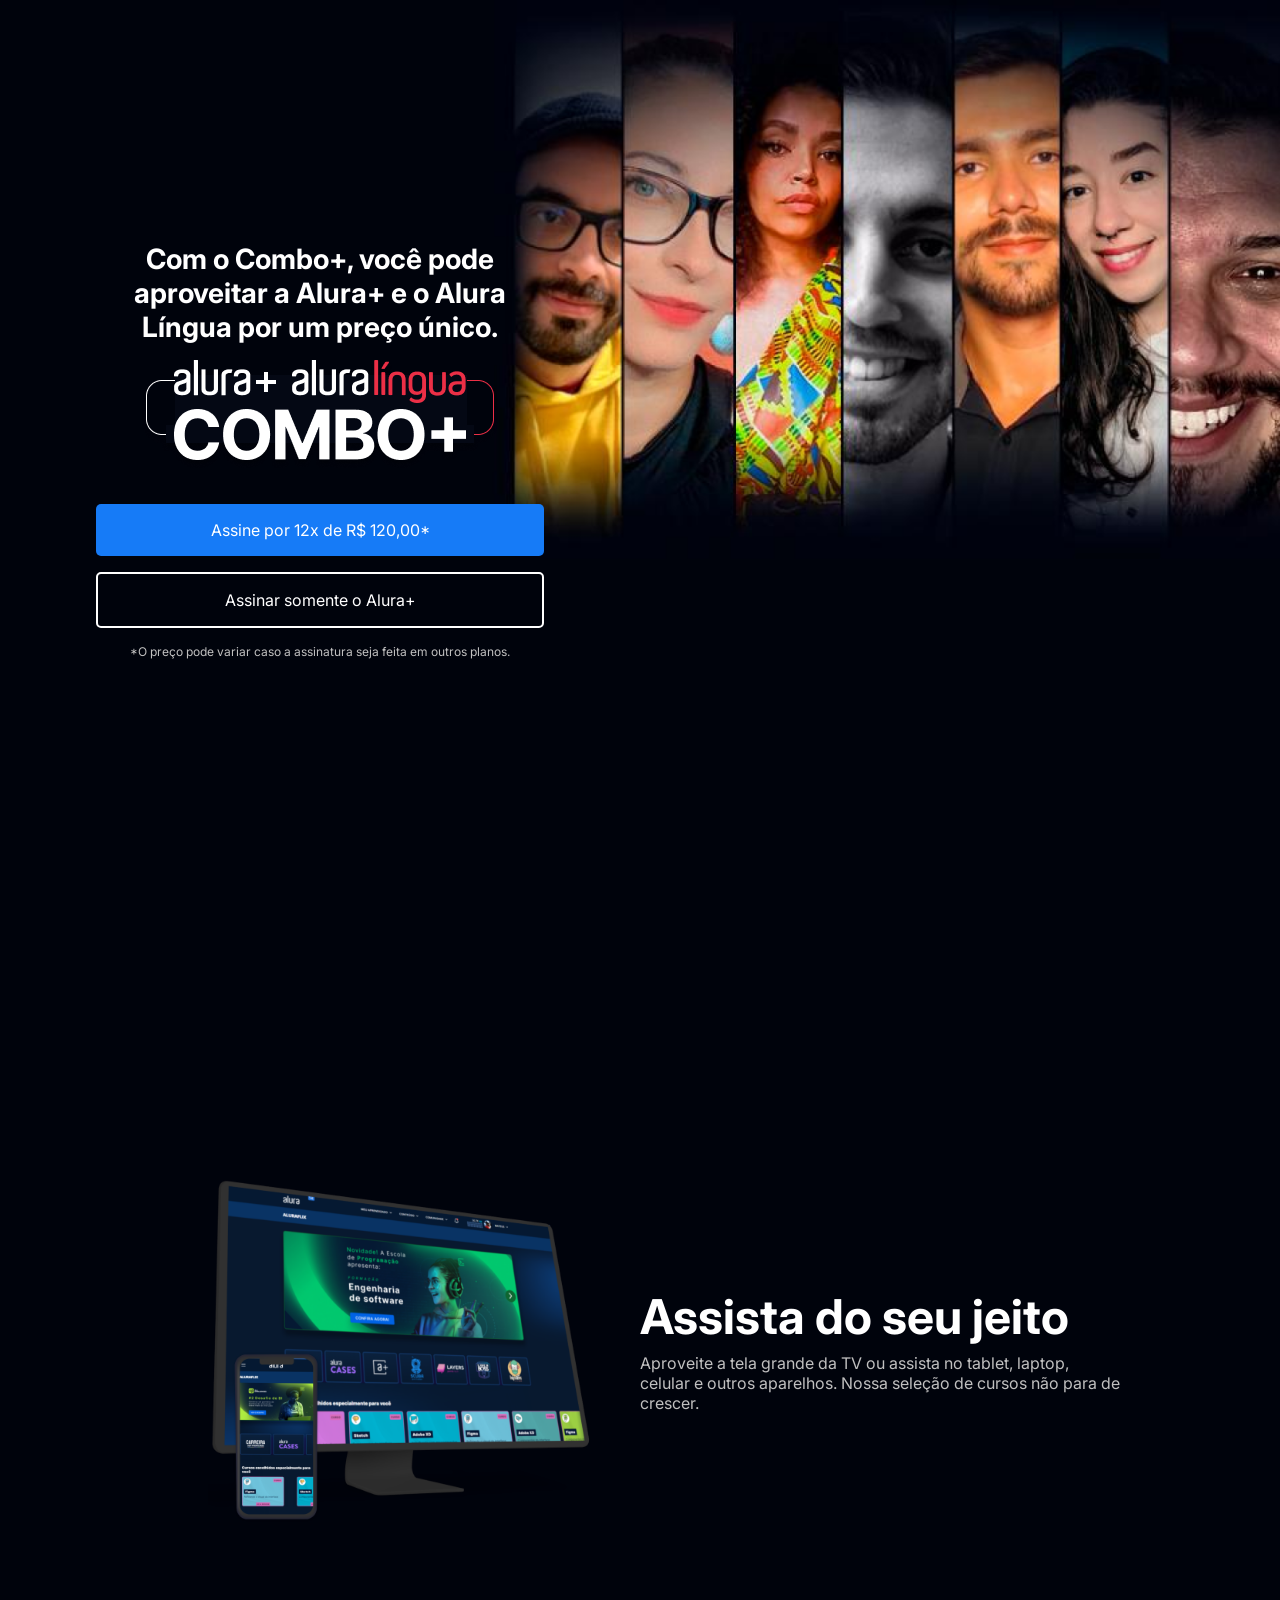
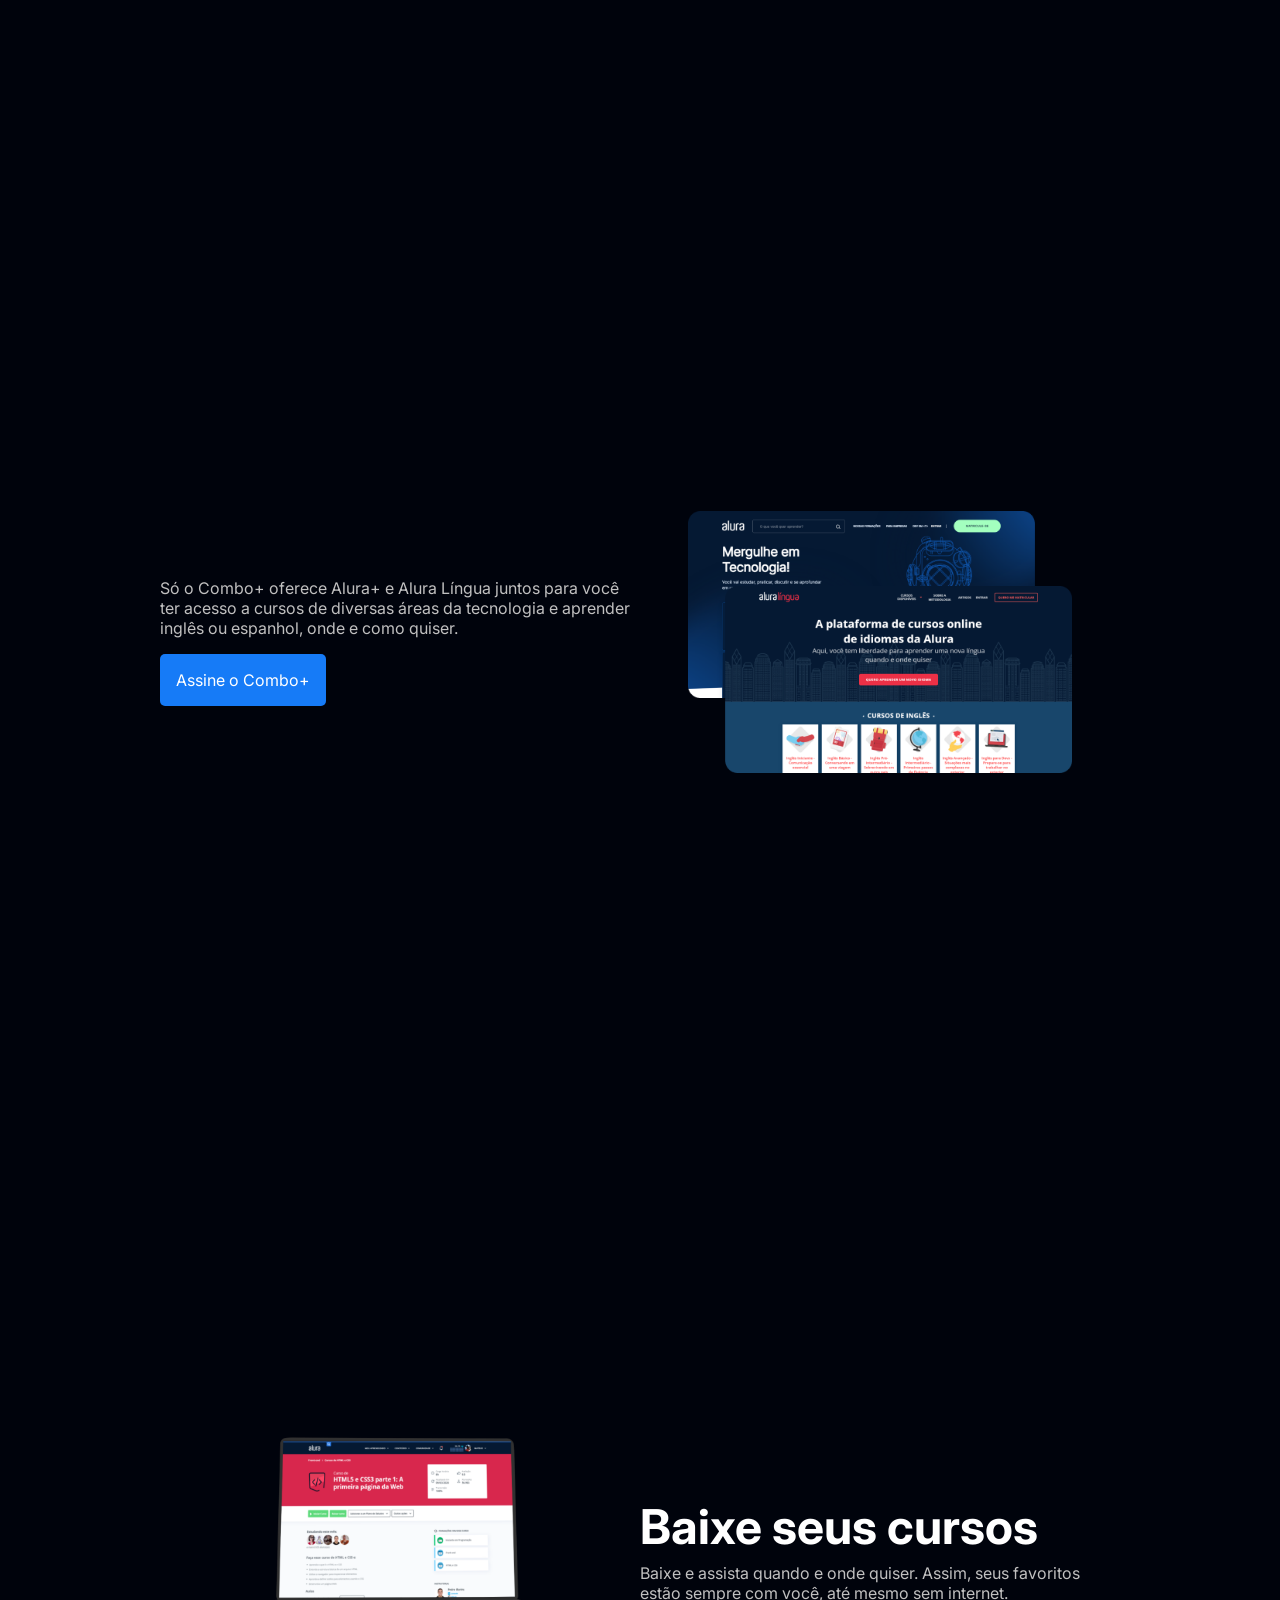
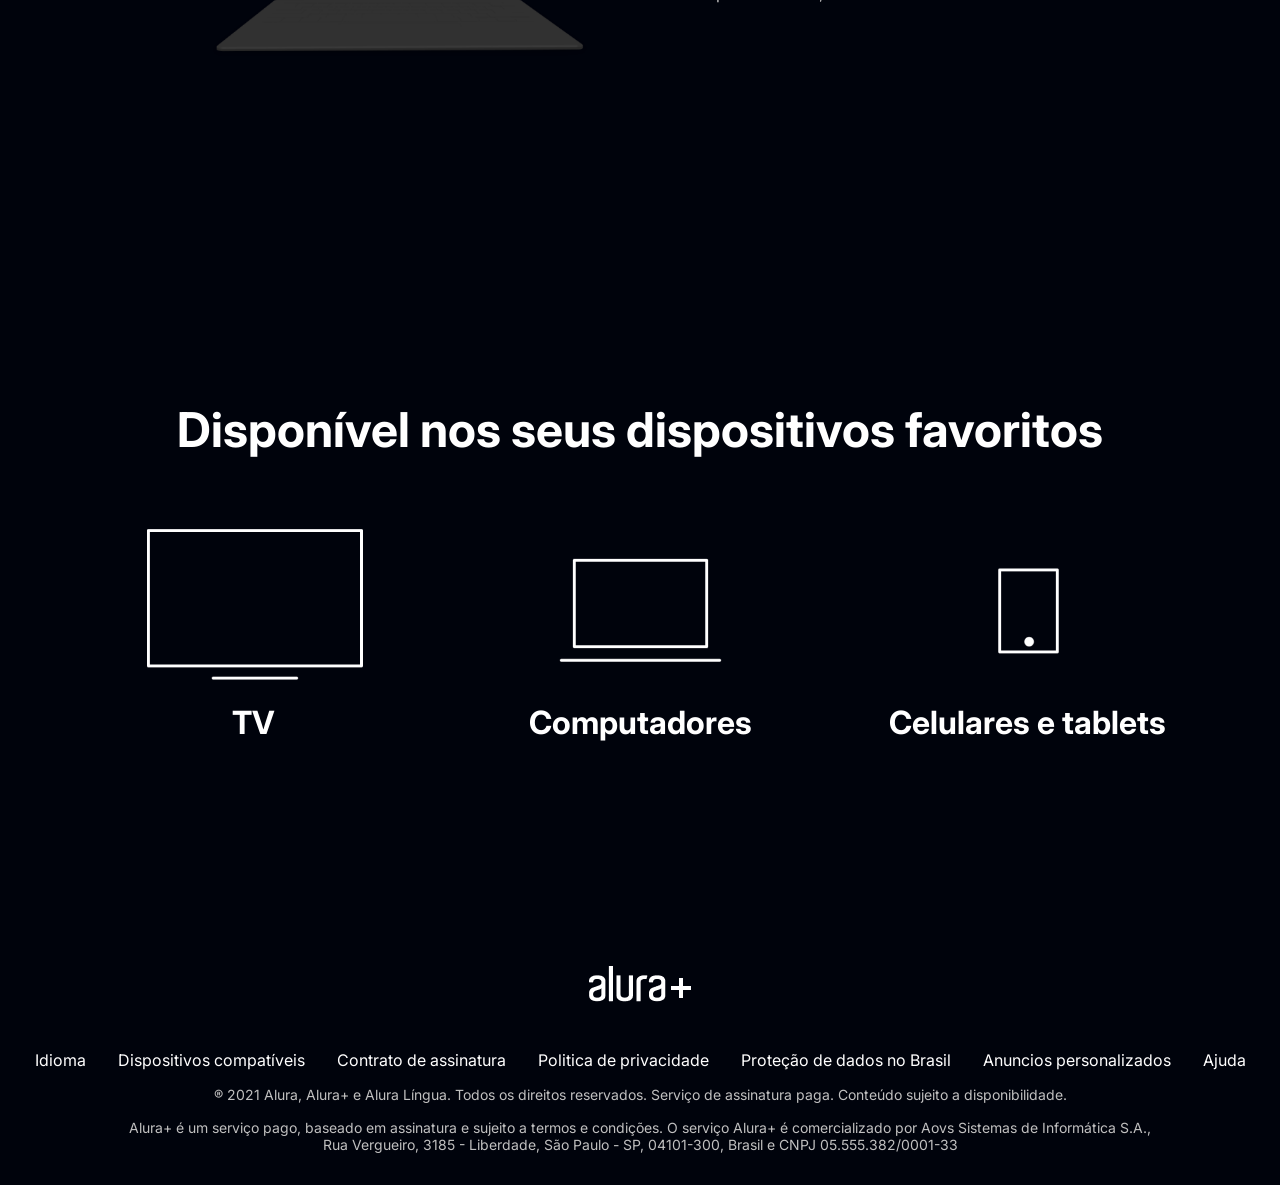
<file: alura-aluraplus/index.html>
<!DOCTYPE html>
<html lang="pt-br">
<head>
    <meta charset="UTF-8">
    <meta name="viewport" content="width=device-width, initial-scale=1.0">
    <link rel="stylesheet" href="./src/css/styles.css">
    <title>Alura Plus</title>

    <link rel="preconnect" href="https://fonts.googleapis.com">
    <link rel="preconnect" href="https://fonts.gstatic.com" crossorigin>
    <link href="https://fonts.googleapis.com/css2?family=Inter:ital,opsz,wght@0,14..32,100..900;1,14..32,100..900&display=swap" rel="stylesheet">
</head>
<body>
    <header></header>
    <main>
        <section class="container container--principal">
            <div class="container__caixa">
                <h1 class="container__titulo">Com o Combo+, você pode aproveitar a Alura+ e o Alura Língua por um preço único.</h1>
                <img src="./src/imgs/combo.png" alt="O combo+ é a junção do Alura+ com o Alura Língua" class="container__imagem">
                <a href="https://www.alura.com.br" class="container__botao">Assine por 12x de R$ 120,00*</a>
                <a href="https://www.alura.com.br" class="container__botao container__botao--secundario">Assinar somente o Alura+</a>
                <p class="container__aviso">*O preço pode variar caso a assinatura seja feita em outros planos.</p>
            </div>
        </section>

        <section class="container container--secundario">
            <img src="./src/imgs/Plataformas.png" alt="um monitor e um celular com o alura plus aberto" class="container__imagem container__imagem--secundaria">
            <div class="container__descricao">
                <h2 class="container__titulo container__titulo--secundario">Assista do seu jeito</h2>
                <p class="container__texto">Aproveite a tela grande da TV ou assista no tablet, laptop, celular e outros aparelhos. Nossa seleção de cursos não para de crescer.</p>
            </div>
        </section>

        <section class="container container--secundario">
            <div class="container__descricao container__descricao--secundario">
                <p class="container__texto">Só o Combo+ oferece Alura+ e Alura Língua juntos para você ter acesso a cursos de diversas áreas da tecnologia e aprender inglês ou espanhol, onde e como quiser.</p>
                <a href="https://www.alura.com.br" class="container__botao container__botao--terciario">Assine o Combo+</a>
            </div>
            <img src="./src/imgs/Telas.png" alt="Tela do Alura Plus e da Alura linguas" class="container__imagem container__imagem--secundaria">
        </section>

        <section class="container container--secundario">
            <img src="./src/imgs/Notebook.png" alt="um notebook com a plataforma da alura aberta" class="container__imagem container__imagem--secundaria">
            <div class="container__descricao">
                <h2 class="container__titulo container__titulo--secundario">Baixe seus cursos</h2>
                <p class="container__texto container__texto--secundario">Baixe e assista quando e onde quiser. Assim, seus favoritos estão sempre com você, até mesmo sem internet.</p>
            </div>
        </section>

        <section class="dispositivos">
            <h2 class="dispositivos__titulo">Disponível nos seus dispositivos favoritos</h2>
            <ul class=" dispositivos__lista">
                <div class="dispositivos__divisao">
                    <li>
                        <img src="./src/imgs/tv.png" alt="icone de uma tv">
                    </li>
                    <h3 class="dispositivos__itens">TV</h3>
                </div>
                <div class="dispositivos__divisao">
                    <li>
                        <img src="./src/imgs/computador.png" alt="icone de um computador">
                    </li>
                    <h3 class="dispositivos__itens">Computadores</h3>
                </div>
                <div class="dispositivos__divisao">
                    <li>
                    <img src="./src/imgs/celular.png" alt="icone de um celular">
                    </li>
                    <h3 class="dispositivos__itens">Celulares e tablets</h3>
                </div>

            </ul>
        </section>

    </main>
    <footer class="rodape">
        <img src="./src/imgs/Logo.png" alt="Logo da Alura plus" class="rodape__logo">
        <ul class="rodape__lista">
            <li class="rodape__link">
                <a href="#">Idioma</a>
            </li>

            <li class="rodape__link">
                <a href="#">Dispositivos compatíveis</a>
            </li>

            <li class="rodape__link">
                <a href="#">Contrato de assinatura</a>
            </li>

            <li class="rodape__link">
                <a href="#">Politica de privacidade</a>
            </li>

            <li class="rodape__link">
                <a href="#">Proteção de dados no Brasil</a>
            </li>

            <li class="rodape__link">
                <a href="#">Anuncios personalizados</a>
            </li>

            <li class="rodape__link">
                <a href="#">Ajuda</a>
            </li>
        </ul>
        <p class="rodape__texto">® 2021 Alura, Alura+ e Alura Língua. Todos os direitos reservados. Serviço de assinatura paga. Conteúdo sujeito a disponibilidade.</p>
        <p class="rodape__texto rodape__texto--secundario">Alura+ é um serviço pago, baseado em assinatura e sujeito a termos e condições. O serviço Alura+ é comercializado por Aovs Sistemas de Informática S.A., Rua Vergueiro, 3185 - Liberdade, São Paulo - SP, 04101-300, Brasil e CNPJ 05.555.382/0001-33</p>
    </footer>
</body>
</html>
</file>
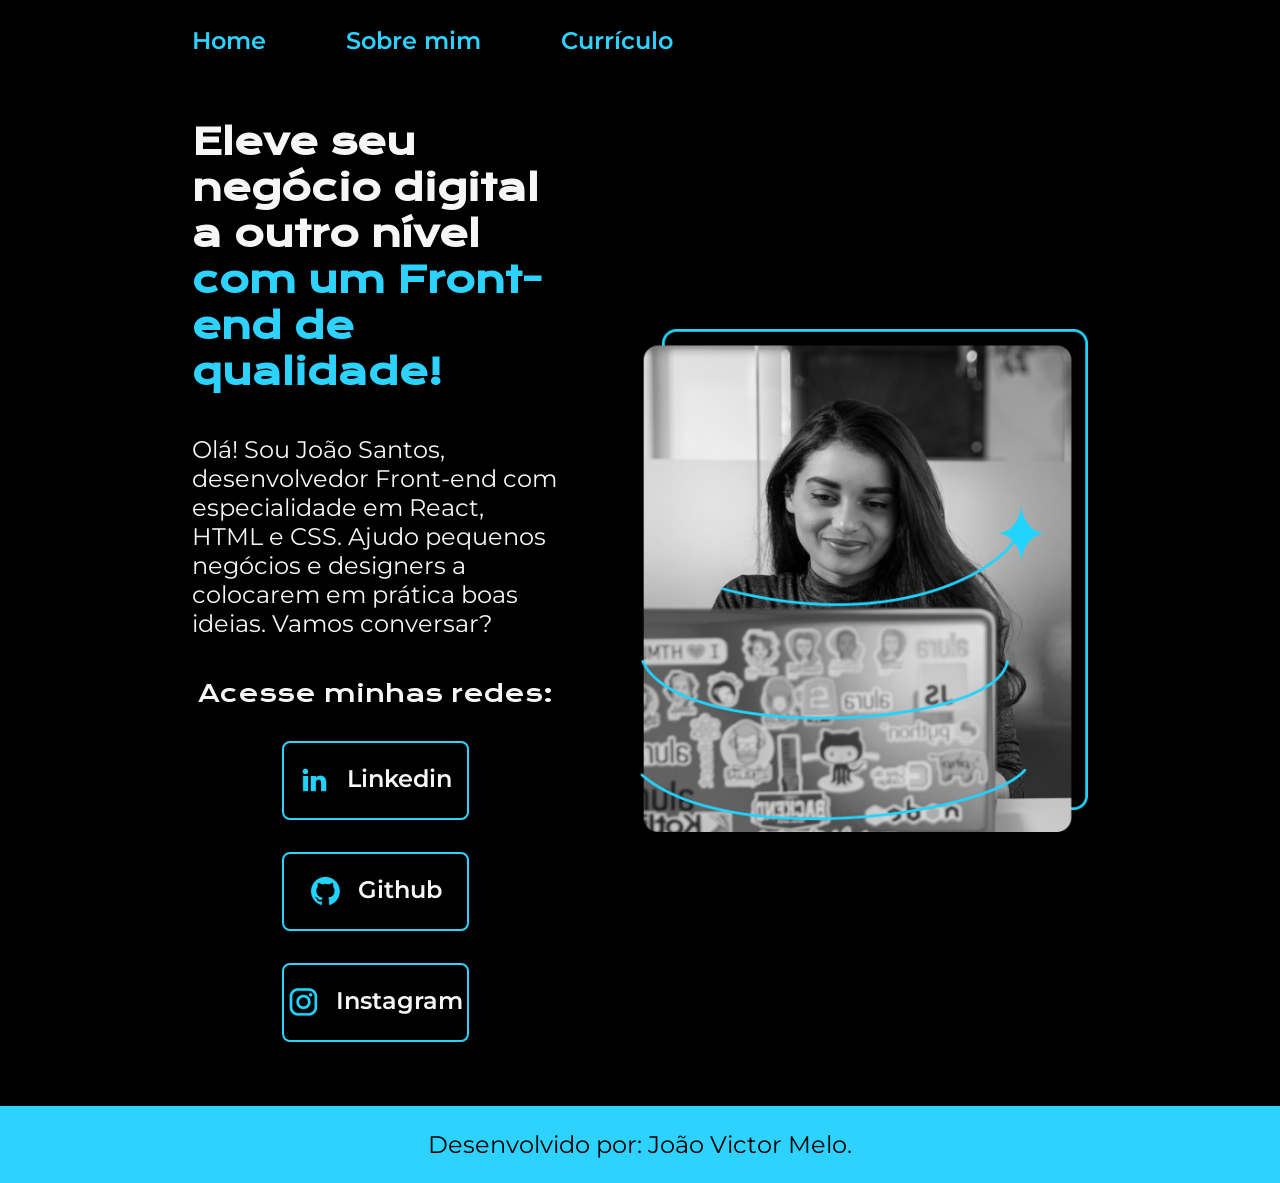
<file: formacao-alura-html-css/index.html>
<!DOCTYPE html>
<html lang="pt-br">
<head>
    <meta charset="UTF-8">
    <meta name="viewport" content="width=device-width, initial-scale=1.0">
    <title>Portifolio do joão victor</title>
    <link rel="stylesheet" href="./src/css/styles.css">
</head>
<body>
    <header class="cabecalho">
        <nav class="cabecalho__menu">
            <a class="cabecalho__menu__link" href="index.html">Home</a>
            <a class="cabecalho__menu__link" href="about.html">Sobre mim</a>
            <a class="cabecalho__menu__link" href="curriculo.html">Currículo</a>
        </nav>
    </header>
    <main class="apresentacao">
        <section class="apresentacao__conteudo">
            <h1 class="apresentacao__conteudo__titulo">Eleve seu negócio digital a outro nível <strong class="titulo-destaque">com um Front-end de qualidade!</strong></h1>
            <p class="apresentacao__conteudo__texto">Olá! Sou João Santos, desenvolvedor Front-end com especialidade em React, HTML e CSS. Ajudo pequenos negócios e designers a colocarem em prática boas ideias. Vamos conversar?</p>
            <div class="apresentacao__links">
                <h2 class="apresentacao_links_subtitulo">Acesse minhas redes:</h2>
                <!--aqui utilizamos um h2 porque a pagina deve conter apenas um h1, isto faz com que não se tenha problemas ao pesquisar a pagina em um navegador-->
                <a class="apresentacao__links__navegacao" href="https://linkedin.com/in/joão-victor-melo-santos-31872b300">
                <img src="./src/imgs/linkedin.png" alt="logo linkedin">    
                    Linkedin
                </a>
                <a class="apresentacao__links__navegacao" href="https://github.com/guilhermeonrail">
                    <img src="./src/imgs/github.png" alt="logo github">
                    Github</a>
                <a class="apresentacao__links__navegacao" href="https://instagram.com/joaovictor_mel0">
                    <img src="./src/imgs/instagram.png" alt="logo instagram">
                    Instagram
                </a>
            </div>
        </section>

        <img class="apresentacao__imagem" src="./src/imgs/imagem-alura.png" alt="foto de uma pessoa mechendo no computador.">
    </main>
    <footer class="rodape">
        <p>Desenvolvido por: João Victor Melo.</p>
    </footer>
</body>
</html>
</file>
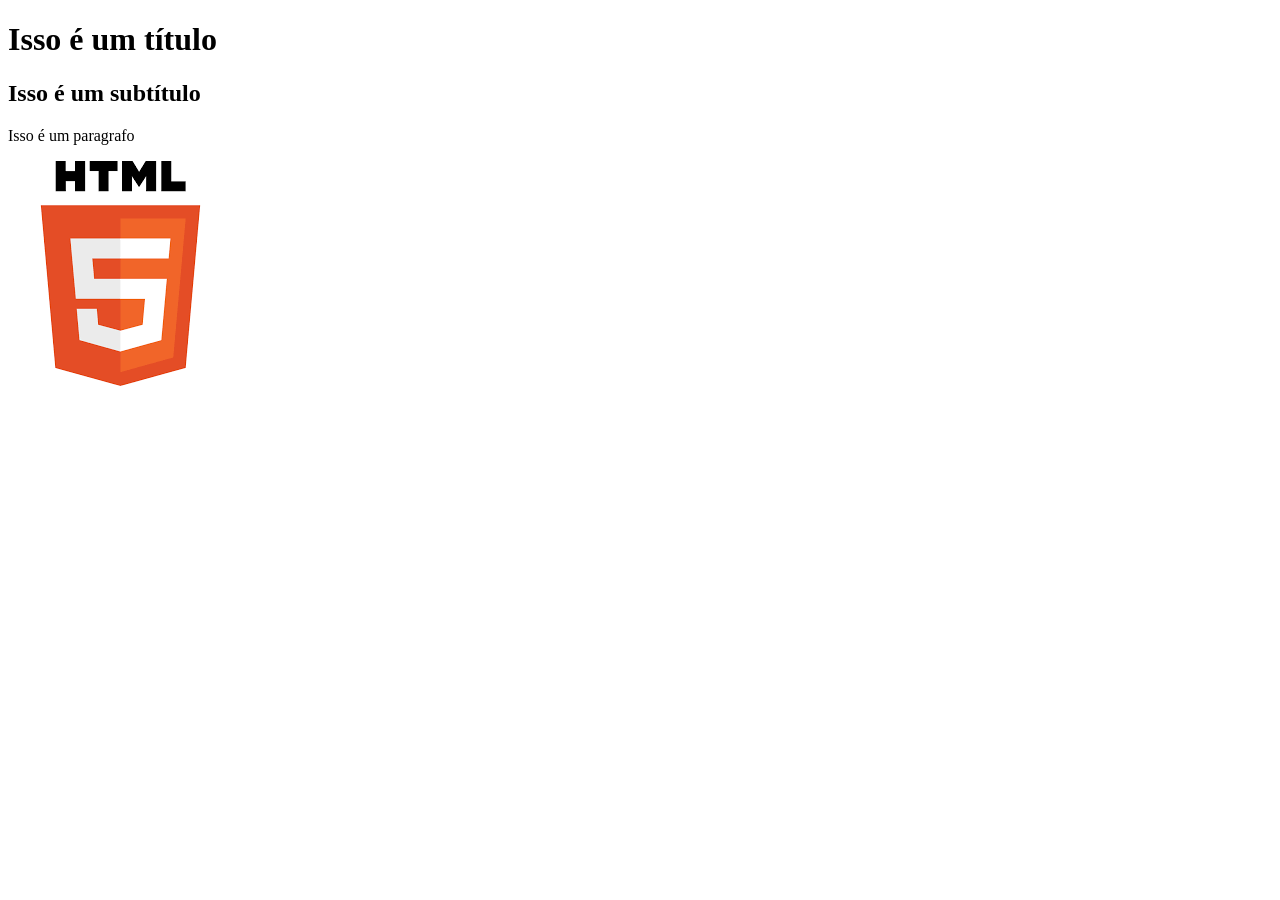
<file: portifolio/index.html>
<!DOCTYPE html>
<html>
    <head>
        <title>Portifolio</title>
    </head>
    <body>
        <h1> Isso é um título</h1>
        <h2>Isso é um subtítulo</h2>
        <p> Isso é um paragrafo</p>
        <img src="html.png" alt="Imagem da logo do HTML 5">
    </body>
</html>
</file>
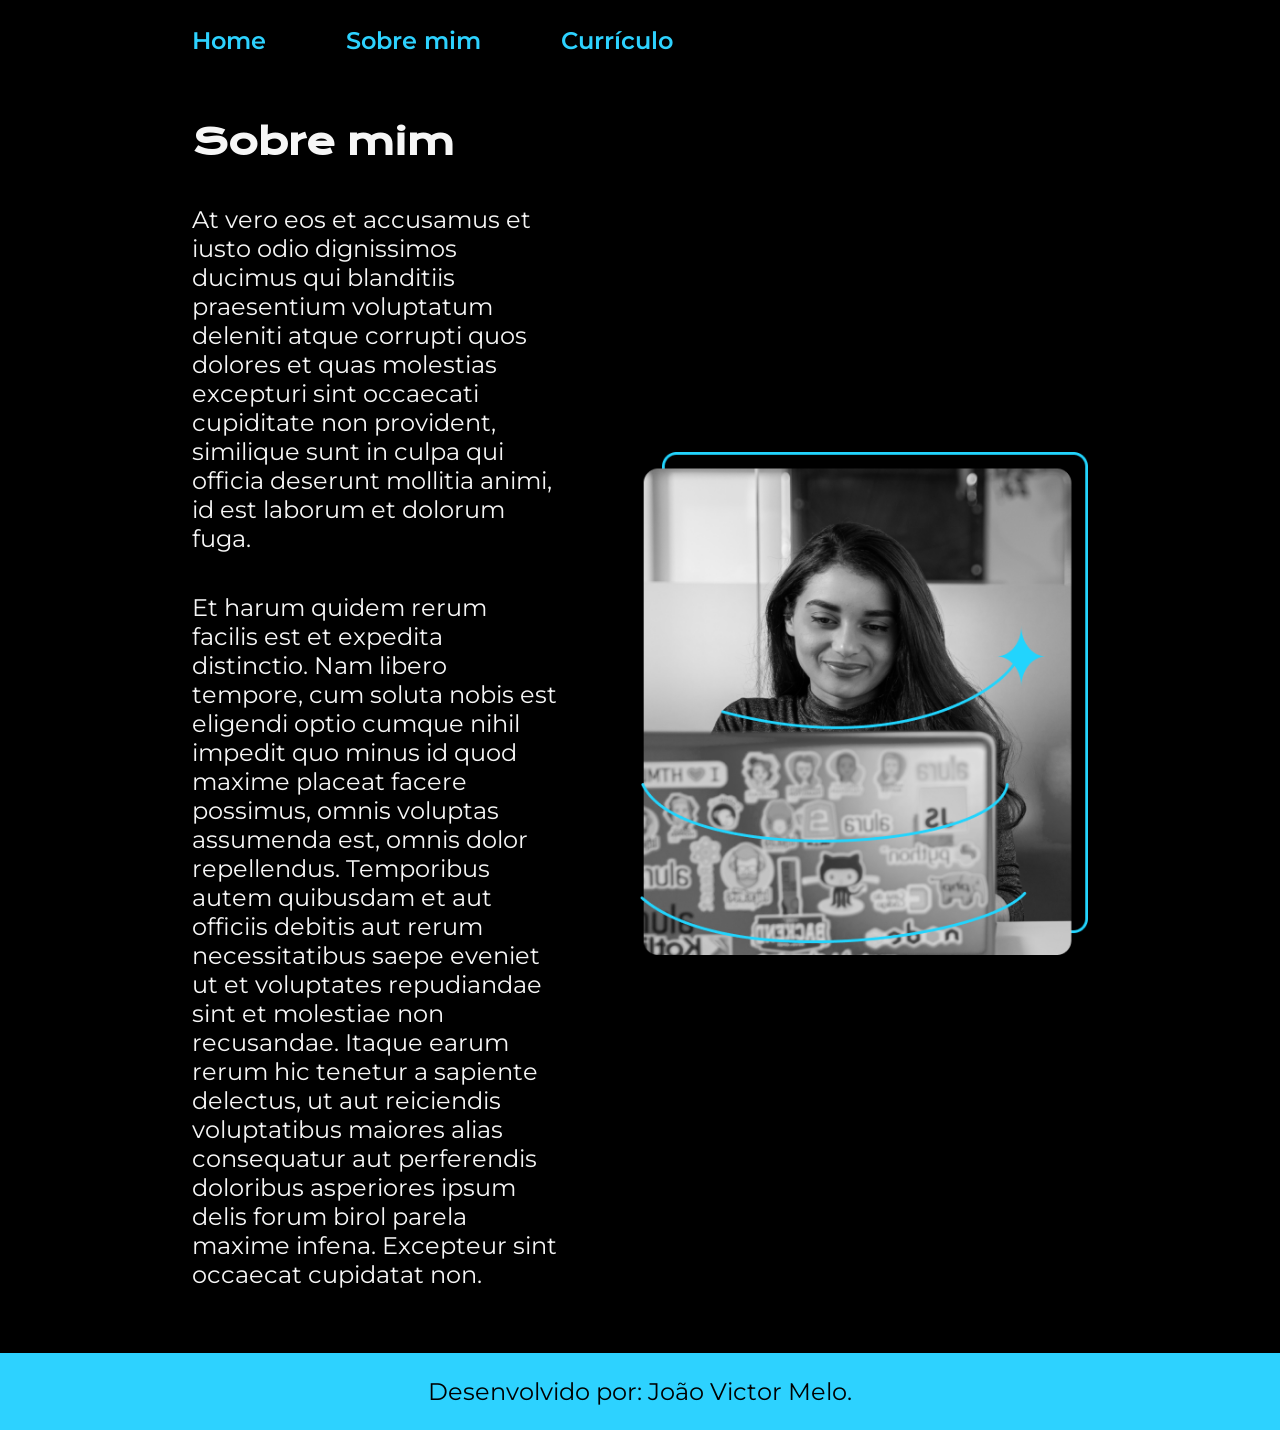
<file: formacao-alura-html-css/about.html>
<!DOCTYPE html>
<html lang="pt-br">
<head>
    <meta charset="UTF-8">
    <meta name="viewport" content="width=device-width, initial-scale=1.0">
    <title>Sobre mim</title>
    <link rel="stylesheet" href="./src/css/styles.css">
</head>
<body>
    <header class="cabecalho">
        <nav class="cabecalho__menu">
            <a class="cabecalho__menu__link" href="index.html">Home</a>
            <a class="cabecalho__menu__link" href="about.html">Sobre mim</a>
            <a class="cabecalho__menu__link" href="curriculo.html">Currículo</a>
        </nav>
    </header>

    <main class="apresentacao">
        <section class="apresentacao__conteudo">
            <h1 class="apresentacao__conteudo__titulo">Sobre mim</h1>
            <p class="apresentacao__conteudo__texto">At vero eos et accusamus et iusto odio dignissimos ducimus qui blanditiis praesentium voluptatum deleniti atque corrupti quos dolores et quas molestias excepturi sint occaecati cupiditate non provident, similique sunt in culpa qui officia deserunt mollitia animi, id est laborum et dolorum fuga.</p>
            <p class="apresentacao__conteudo__texto">Et harum quidem rerum facilis est et expedita distinctio. Nam libero tempore, cum soluta nobis est eligendi optio cumque nihil impedit quo minus id quod maxime placeat facere possimus, omnis voluptas assumenda est, omnis dolor repellendus. Temporibus autem quibusdam et aut officiis debitis aut rerum necessitatibus saepe eveniet ut et voluptates repudiandae sint et molestiae non recusandae. Itaque earum rerum hic tenetur a sapiente delectus, ut aut reiciendis voluptatibus maiores alias consequatur aut perferendis doloribus asperiores ipsum delis forum birol parela maxime infena. Excepteur sint occaecat cupidatat non.</p>
        </section>
        <img class="apresentacao__imagem" src="./src/imgs/imagem-alura.png" alt="foto de uma pessoa mechendo no computador.">
    </main>

    <footer class="rodape">
        <p>Desenvolvido por: João Victor Melo.</p>
    </footer>
</body>
</html>
</file>
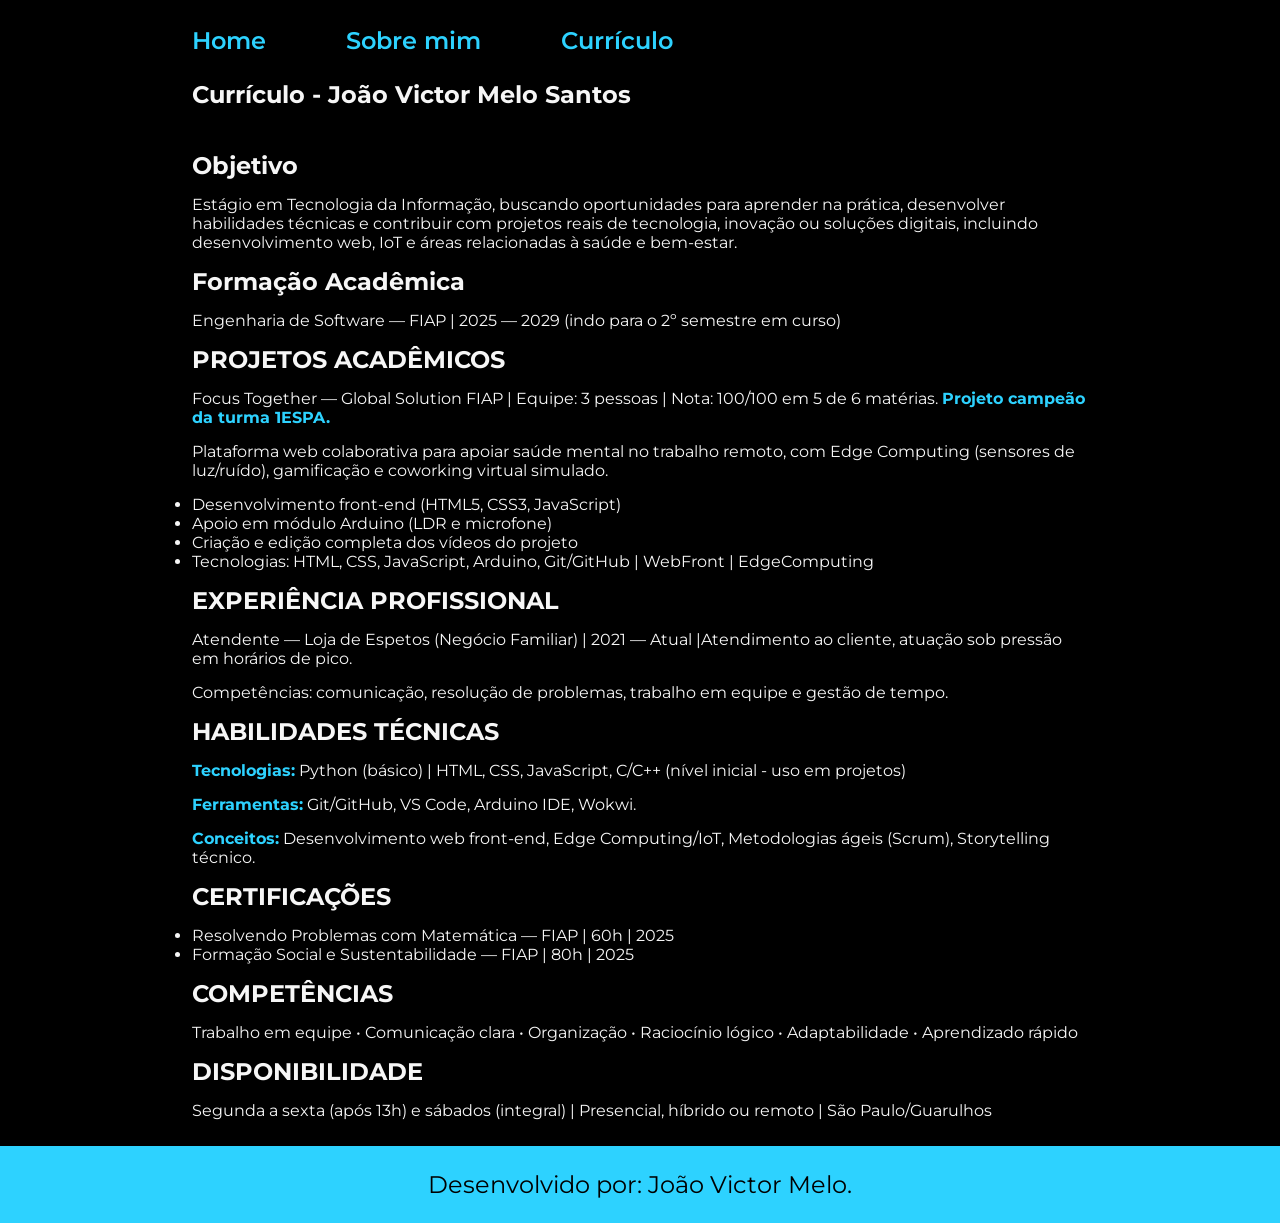
<file: formacao-alura-html-css/curriculo.html>
<!DOCTYPE html>
<html lang="en">
<head>
    <meta charset="UTF-8">
    <meta name="viewport" content="width=device-width, initial-scale=1.0">
    <title>Curriculo João Victor</title>
    <link rel="stylesheet" href="./src/css/styles.css">
</head>
<body>
    <header class="cabecalho">
        <nav class="cabecalho__menu">
            <a class="cabecalho__menu__link" href="index.html">Home</a>
            <a class="cabecalho__menu__link" href="about.html">Sobre mim</a>
            <a class="cabecalho__menu__link" href="curriculo.html">Currículo</a>
        </nav>     
    </header>

    <main class="curriculo__principal">
        <section class="curriculo__principal__conteudo">            
            <h1 class="curriculo__principal__conteudo__titulo">Currículo - João Victor Melo Santos</h1>

            <h2> Objetivo</h2>
            <p>Estágio em Tecnologia da Informação, buscando oportunidades para aprender na prática, desenvolver habilidades técnicas e contribuir com projetos reais de tecnologia, inovação ou soluções digitais, incluindo desenvolvimento web, IoT e áreas relacionadas à saúde e bem-estar.</p>

            <h2>Formação Acadêmica</h2>
            <p>Engenharia de Software — FIAP | 2025 — 2029 (indo para o 2º semestre em curso)</p>

            <h2>PROJETOS ACADÊMICOS</h2>
            <p>Focus Together — Global Solution FIAP | Equipe: 3 pessoas | Nota: 100/100 em 5 de 6 matérias. <strong class="curriculo__conteudo__destaque">Projeto campeão da turma 1ESPA.</strong></p>
            <p>Plataforma web colaborativa para apoiar saúde mental no trabalho remoto, com Edge Computing (sensores de luz/ruído), gamificação e coworking virtual simulado.</p>
            <ul>
                <li>Desenvolvimento front-end (HTML5, CSS3, JavaScript)</li>
                <li>Apoio em módulo Arduino (LDR e microfone)</li>
                <li>Criação e edição completa dos vídeos do projeto</li>
                <li>Tecnologias: HTML, CSS, JavaScript, Arduino, Git/GitHub | WebFront | EdgeComputing</li>
            </ul>
            <h2>EXPERIÊNCIA PROFISSIONAL</h2>
            <p> Atendente — Loja de Espetos (Negócio Familiar) | 2021 — Atual |Atendimento ao cliente, atuação sob pressão em horários de pico.</p>
            <p> Competências: comunicação, resolução de problemas, trabalho em equipe e gestão de tempo.</p>
            <h2>HABILIDADES TÉCNICAS</h2>
            <p><strong class="curriculo__conteudo__destaque">Tecnologias:</strong> Python (básico) | HTML, CSS, JavaScript, C/C++ (nível inicial - uso em projetos)</p>
            <p><strong class="curriculo__conteudo__destaque">Ferramentas:</strong> Git/GitHub, VS Code, Arduino IDE, Wokwi.</p>
            <p><strong class="curriculo__conteudo__destaque">Conceitos:</strong> Desenvolvimento web front-end, Edge Computing/IoT, Metodologias ágeis (Scrum), Storytelling técnico.</p>
            <h2>CERTIFICAÇÕES</h2>
            <ul>
                <li>Resolvendo Problemas com Matemática — FIAP | 60h | 2025</li>
                <li>Formação Social e Sustentabilidade — FIAP | 80h | 2025</li>
            </ul>
            <h2>COMPETÊNCIAS</h2>
            <p>Trabalho em equipe • Comunicação clara • Organização • Raciocínio lógico • Adaptabilidade • Aprendizado rápido</p>
            <h2>DISPONIBILIDADE</h2>
            <p>Segunda a sexta (após 13h) e sábados (integral) | Presencial, híbrido ou remoto | São Paulo/Guarulhos</p>          

        </section>
    </main>

    <footer class="rodape"> 
        <p>Desenvolvido por: João Victor Melo.</p>
    </footer>
</body>
</html>
</file>
<file: alura-aluraplus/src/css/styles.css>
:root {
    --branco-principal: #FFFFFF;
    --cinza-secundario: #C0C0C0;
    --botao-azul: #167BF7;
    --cor-de-fundo: #00030C;
    --fonte-principal: 'Inter';
}

* {
    margin: 0;
    padding: 0;
}

body {
    background-color: var(--cor-de-fundo);
    color: var(--branco-principal);
    font-family: var(--fonte-principal);
    font-size: 16px;
    font-weight: 400;
}

li {
    list-style: none;
}


.container--principal {
    background-image: url(../imgs/background.png);
    background-repeat: no-repeat;
    background-size: contain;
    grid-template-columns: 50% 50%;
    align-items: center;
    text-align: center;
}

.container {
    height: 100vh;
    display: grid;
}

.container__botao {
    background-color: var(--botao-azul);
    border-radius: 5px;
    padding: 1em;
    color: var(--branco-principal);
    display: block;
    text-decoration: none;
    margin-bottom: 1em;
}

.container__botao--secundario {
    border: 2px solid var(--branco-principal);
    background-color: transparent;
}

.container__aviso {
    font-size: 12px;
    color: var(--cinza-secundario);
}

.container__titulo {
    font-size: 28px;
    font-weight: 700;
}

.container__imagem {
    margin: 1em 0 2em 0;
}

.container__caixa {
    margin: 0 6em;
}

.container--secundario {
    grid-template-columns: 50% 50%;
    align-items: center;
    text-align: left;
    margin: 0 10em;
    justify-items: center;
}

.container__imagem--secundaria {
    width: 80%;
}

.container__titulo--secundario {
    font-size: 48px;
    margin-bottom: 0.15em;
}

.container__texto {
    color: var(--cinza-secundario);
    font-size: 16px;
    font-weight: 400;
}

.container__botao--terciario {
    display: inline-block;
    margin-top: 1em;
}

.dispositivos {
    display:flex;
    flex-direction: column;
    align-items: center;
    gap: 3em;
}

.dispositivos__lista {
    display:flex;
    gap: 3em;
}

.dispositivos__divisao {
    display: flex;
    flex-direction: column;
    align-items: center;
}

.dispositivos__titulo {
    font-size: 48px;
    font-weight: 700;
}

.dispositivos__itens {
    font-size: 32px;
    font-weight: 700;
}

.rodape {
    display: flex;
    flex-direction: column;
    align-items: center;
    margin: 12em 0 2em 0;
    gap: 1em;
}

.rodape__lista {
    display: flex;
    gap: 2em;
    align-items: center;
}

.rodape__texto {
    font-size: 14px;
    font-weight: 400;
    color: var(--cinza-secundario);
    text-align: center
}

.rodape__texto--secundario {
    padding: 0 9em;
}

.rodape__link {
    font-size: 16px;
    font-weight: 400;
    text-decoration: none;
}

.rodape__link a {
    text-decoration: none;
    color: var(--branco-principal);
}

.rodape__link a:hover {
    text-decoration: underline;
}

.rodape__link a:active {
    color: var(--cinza-secundario);
}

.rodape__logo {
    padding: 2em;
}
</file>
<file: formacao-alura-html-css/src/css/styles.css>
@import url('https://fonts.googleapis.com/css2?family=Krona+One&display=swap');
@import url('https://fonts.googleapis.com/css2?family=Montserrat&display=swap');

:root {
    --cor-primaria: #000000;
    --cor-secundaria: #F6F6F6;
    --cor-terciaria:#2DD2FF;
    --cor-hover:#272727;

    --fonte-primaria: 'Krona One', sans-serif;
    --fonte-secundaria: 'Montserrat', sans-serif;
}

* {
    margin: 0;
    padding: 0;
}

body {
    /* agora que avançamos mais no conteudo, podemos retirar o height 100vh, pois o conteudo da pagina pode ultrapassar a altura da tela. */
    /* height: 100vh; */
    box-sizing: border-box;
    /* o box-sizing: border-box; faz com que o padding e a borda sejam incluídos na largura e altura totais do elemento.  */
    background-color: var(--cor-primaria);
    color: var(--cor-secundaria)
}

.cabecalho {
    padding: 2% 0 0 15%;
}

.cabecalho__menu {
    display: flex;
    gap: 80px;
}

.cabecalho__menu__link {
    font-family: var(--fonte-secundaria);
    font-size: 1.5rem;
    font-weight: 600;
    color: var(--cor-terciaria);
    text-decoration: none;
}

.apresentacao {
    padding: 5% 15%;
    display: flex;
    align-items: center;
    justify-content: space-between;
    gap:82px;
}

.apresentacao__conteudo {
    width: 50%;
    display: flex;
    flex-direction: column;
    gap: 40px;
}

.apresentacao__conteudo__titulo {
    font-size: 2.25rem;
    font-family: var(--fonte-primaria);
}

.titulo-destaque {
    color: var(--cor-terciaria);
}

.apresentacao__conteudo__texto {
    font-size: 1.5rem;
    font-family: var(--fonte-secundaria);
}

.apresentacao__links {
    display:flex;
    justify-content: space-between;
    flex-direction: column;
    align-items: center;
    gap: 32px;
}

.apresentacao_links_subtitulo {
    font-family: var(--fonte-primaria);
    font-weight: 400;
    font-size: 1.5rem;
}

.apresentacao__links__navegacao {
    display: flex;
    justify-content: center;
    gap: 16px;
    border: 2px solid var(--cor-terciaria);
    width: 50%;
    text-align: center;
    border-radius: 8px;
    font-size: 1.5rem;
    padding: 21.5px 0;
    text-decoration: none;
    color: var(--cor-secundaria);
    font-family: var(--fonte-secundaria);
    font-weight: 600;

}

.apresentacao__links__navegacao:hover {
    transform: scale(1.03);
    transition: all 0.2s ease-in-out;
    background-color: var(--cor-hover);
}

.apresentacao__imagem {
    width: 50%;
}

.apresentacao__imagem:hover {
    transform: scale(1.01);
    transition: all 0.7s ease-in-out;
}

.rodape {
    padding: 24px;
    text-align: center;
    background-color: var(--cor-terciaria);
    color: var(--cor-primaria);
    font-family: var(--fonte-secundaria);
    font-size: 1.5rem;
    font-weight: 400;

}













.curriculo__principal {
    padding: 2% 15% 2% 15%;
    font-family: var(--fonte-secundaria)

}

.curriculo__principal__conteudo {
    display: flex;
    flex-direction: column;
    gap: 15px;
}

.curriculo__principal__conteudo__titulo {
    padding:  0 0 3% 0;
}

.curriculo__conteudo__destaque {
    color: var(--cor-terciaria)
}


@media (max-width: 1200px) {
    .cabecalho {
        padding: 10%;
    }

    .cabecalho__menu {
        justify-content: center;
    }

    .apresentacao {
        flex-direction: column-reverse;
        padding: 5%;
    }

    .apresentacao__conteudo {
        width: auto;
    }


}
</file>
